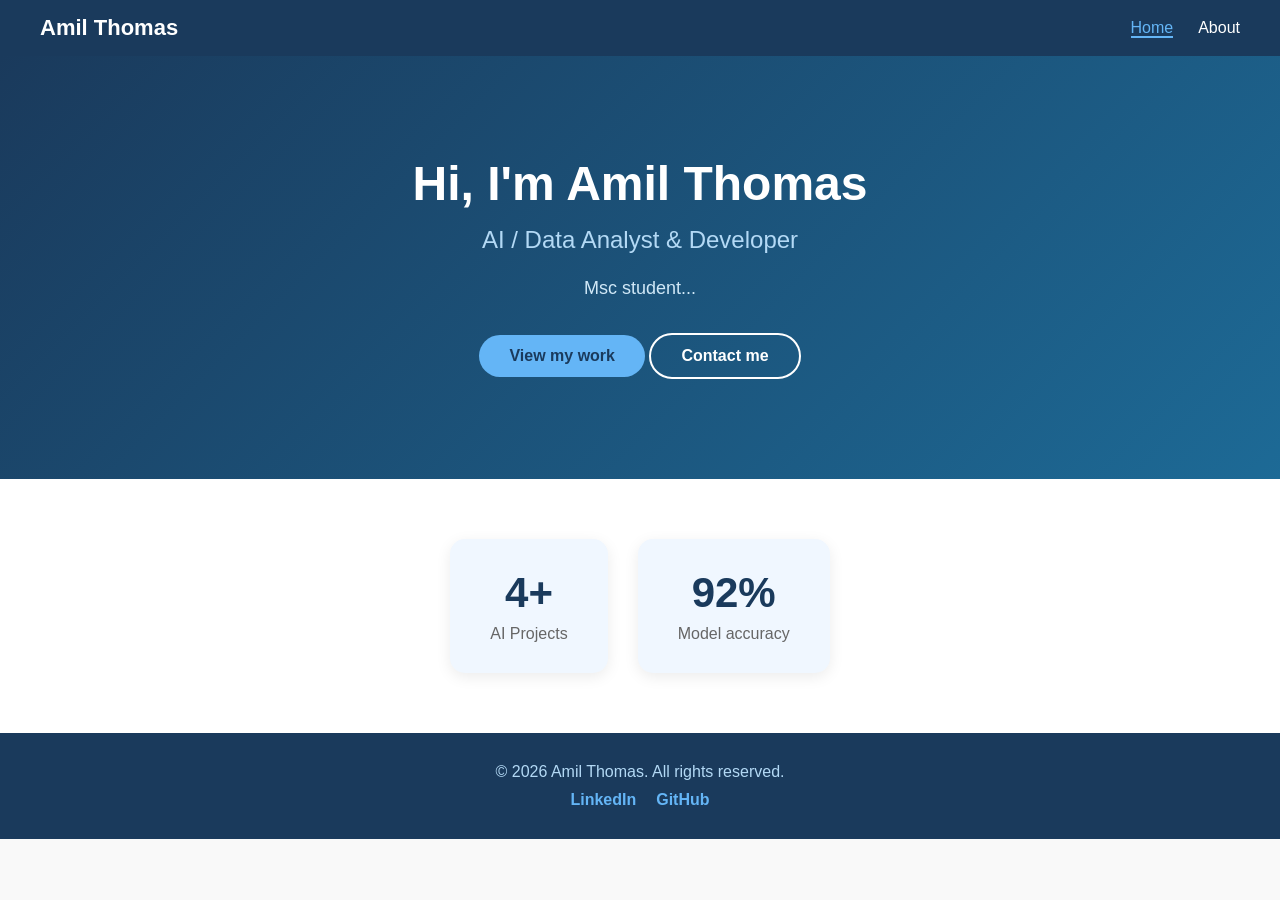
<file: index.html>
<!DOCTYPE html>
<html lang="en">
<head>
    <meta charset="UTF-8">
    <meta name="viewpont" content="width=device-width, initial-scale=1.0">
    <title>Amil Thomas | AI & Data Analyst</title>
    <link rel="stylesheet" href="style.css">
</head>
<body>
    <nav>
        <div class="logo">Amil Thomas</div>
        <ul>
            <li><a href="index.html">Home</a></li>
            <li><a href="about.html">About</a></li>
        </ul>
    </nav>

    <section class="hero">
        <div class="hero-content">
            <h1>Hi, I'm <span class="hightlight">Amil Thomas</span></h1>
            <h2>AI / Data Analyst & Developer</h2>
            <p>Msc student...</p>
            <div class="hero-button">
                <a href="projects.html" class="btn-primary">View my work</a>
                <a href="contact.html" class="btn-secondary">Contact me</a>
            </div>
        </div>
    </section>

    <section class="stats">
        <div class="stat-card">
            <h3>4+</h3>
            <p>AI Projects</p>
        </div>
        <div class="stat-card">
            <h3>92%</h3>
            <p>Model accuracy</p>
        </div>
    </section>

    <footer>
        <p>© 2026 Amil Thomas. All rights reserved.</p>
        <div class="social-links">
            <a href="https://linkedin.com/..." target="_blank">LinkedIn</a>
            <a href="https://github.com/..." tabindex="_blank">GitHub</a>
        </div>
    </footer>

    <script src="main.js"></script>
</body>
</html>
</file>
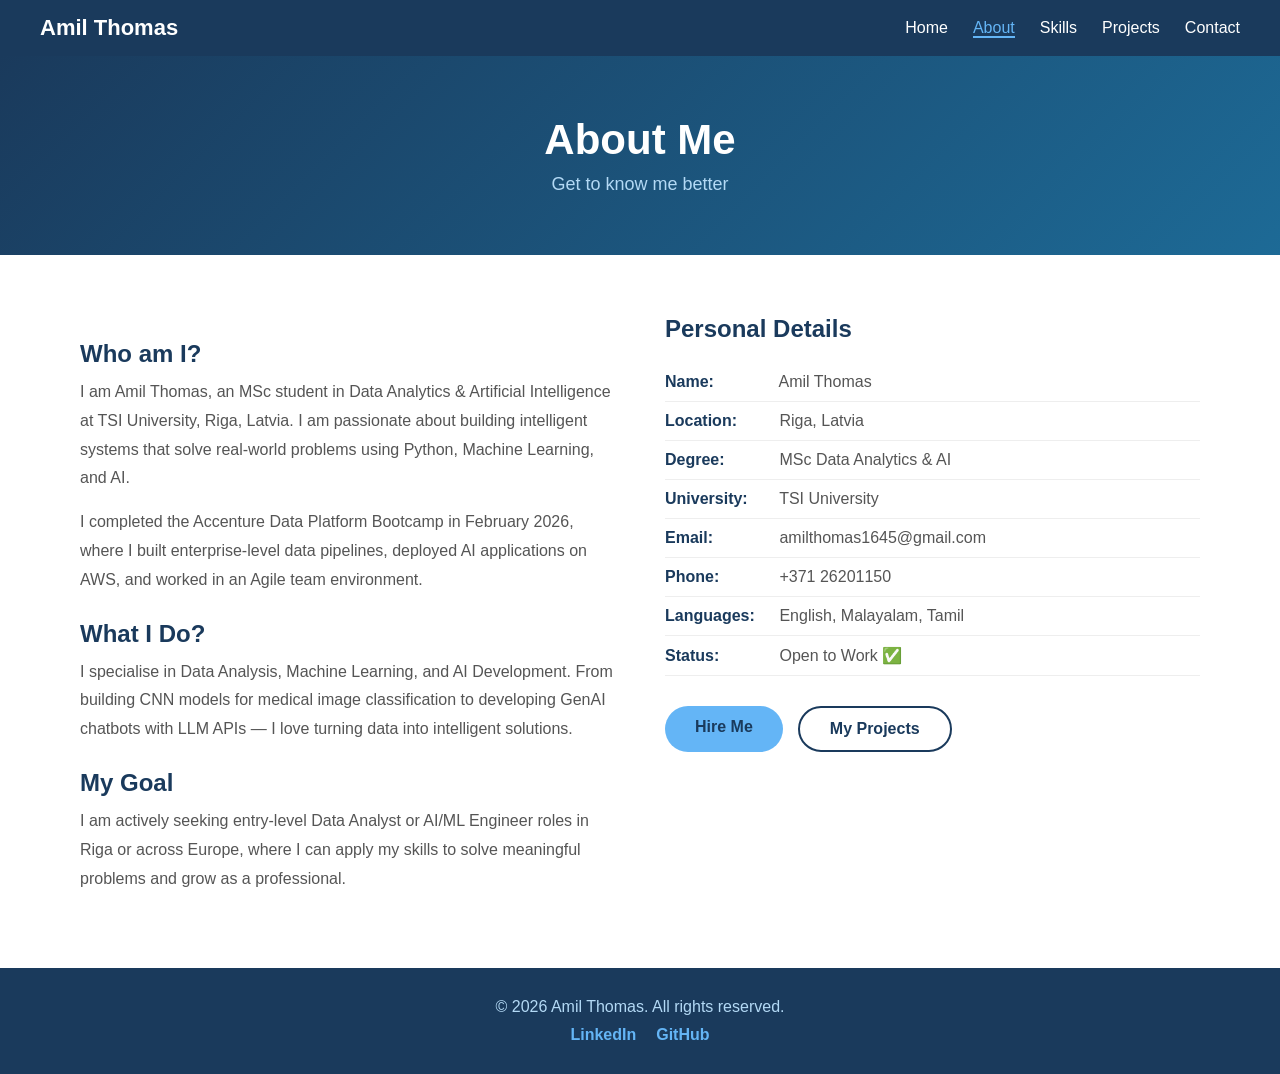
<file: about.html>
<!DOCTYPE html>
<html lang="en">
<head>
    <meta charset="UTF-8">
    <meta name="viewport" content="width=device-width, initial-scale=1.0">
    <title>About | Amil Thomas</title>
    <link rel="stylesheet" href="style.css">
</head>
<body>
    <nav>
        <div class="logo">Amil Thomas</div>
        <ul>
            <li><a href="index.html">Home</a></li>
            <li><a href="about.html">About</a></li>
            <li><a href="skills.html">Skills</a></li>
            <li><a href="projects.html">Projects</a></li>
            <li><a href="contact.html">Contact</a></li>
        </ul>
    </nav>

    <section class="page-header">
        <h1>About Me</h1>
        <p>Get to know me better</p>
    </section>

    <section class="about-content">
        <div class="about-text">
            <h2>Who am I?</h2>
            <p>I am Amil Thomas, an MSc student in Data Analytics & Artificial Intelligence at TSI University, Riga, Latvia. I am passionate about building intelligent systems that solve real-world problems using Python, Machine Learning, and AI.</p>
            <p>I completed the Accenture Data Platform Bootcamp in February 2026, where I built enterprise-level data pipelines, deployed AI applications on AWS, and worked in an Agile team environment.</p>

            <h2>What I Do?</h2>
            <p>I specialise in Data Analysis, Machine Learning, and AI Development. From building CNN models for medical image classification to developing GenAI chatbots with LLM APIs — I love turning data into intelligent solutions.</p>

            <h2>My Goal</h2>
            <p>I am actively seeking entry-level Data Analyst or AI/ML Engineer roles in Riga or across Europe, where I can apply my skills to solve meaningful problems and grow as a professional.</p>
        </div>

        <div class="about-details">
            <h2>Personal Details</h2>
            <ul class="details-list">
                <li><span>Name:</span> Amil Thomas</li>
                <li><span>Location:</span> Riga, Latvia</li>
                <li><span>Degree:</span> MSc Data Analytics & AI</li>
                <li><span>University:</span> TSI University</li>
                <li><span>Email:</span> amilthomas1645@gmail.com</li>
                <li><span>Phone:</span> +371 26201150</li>
                <li><span>Languages:</span> English, Malayalam, Tamil</li>
                <li><span>Status:</span> Open to Work ✅</li>
            </ul>
            <div class="about-buttons">
                <a href="contact.html" class="btn-primary">Hire Me</a>
                <a href="projects.html" class="btn-secondary-dark">My Projects</a>
            </div>
        </div>
    </section>

    <footer>
        <p>© 2026 Amil Thomas. All rights reserved.</p>
        <div class="social-links">
            <a href="https://www.linkedin.com/in/amil-thomas-0410062202ami" target="_blank">LinkedIn</a>
            <a href="https://github.com/amilthomas21" target="_blank">GitHub</a>
        </div>
    </footer>

    <script src="main.js"></script>
</body>
</html>
</file>
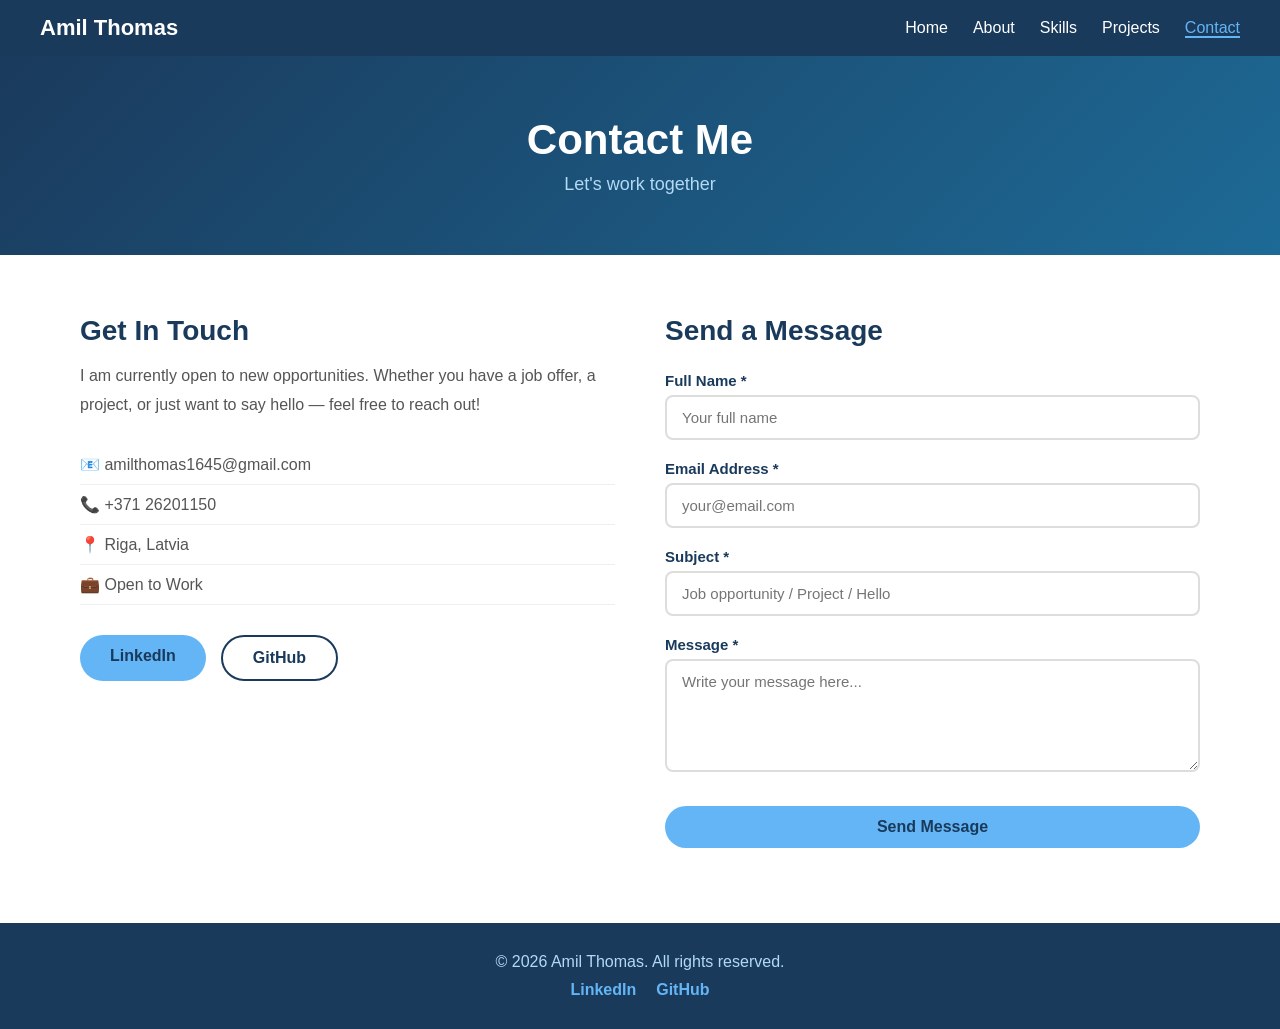
<file: contact.html>
<!DOCTYPE html>
<html lang="en">
<head>
    <meta charset="UTF-8">
    <meta name="viewport" content="width=device-width, initial-scale=1.0">
    <title>Contact | Amil Thomas</title>
    <link rel="stylesheet" href="style.css">
</head>
<body>
    <nav>
        <div class="logo">Amil Thomas</div>
        <ul>
            <li><a href="index.html">Home</a></li>
            <li><a href="about.html">About</a></li>
            <li><a href="skills.html">Skills</a></li>
            <li><a href="projects.html">Projects</a></li>
            <li><a href="contact.html">Contact</a></li>
        </ul>
    </nav>

    <section class="page-header">
        <h1>Contact Me</h1>
        <p>Let's work together</p>
    </section>

    <section class="contact-section">
        <div class="contact-info">
            <h2>Get In Touch</h2>
            <p>I am currently open to new opportunities. Whether you have a job offer, a project, or just want to say hello — feel free to reach out!</p>
            <ul class="contact-details">
                <li>📧 amilthomas1645@gmail.com</li>
                <li>📞 +371 26201150</li>
                <li>📍 Riga, Latvia</li>
                <li>💼 Open to Work</li>
            </ul>
            <div class="social-links-contact">
                <a href="https://www.linkedin.com/in/amil-thomas-0410062202ami" target="_blank" class="btn-primary">LinkedIn</a>
                <a href="https://github.com/amilthomas21" target="_blank" class="btn-secondary-dark">GitHub</a>
            </div>
        </div>

        <div class="contact-form-wrapper">
            <h2>Send a Message</h2>
            <form id="contactForm" action="php/contact.php" method="POST">
                <div class="form-group">
                    <label for="name">Full Name *</label>
                    <input type="text" id="name" name="name" placeholder="Your full name">
                    <span class="error" id="nameError"></span>
                </div>
                <div class="form-group">
                    <label for="email">Email Address *</label>
                    <input type="email" id="email" name="email" placeholder="your@email.com">
                    <span class="error" id="emailError"></span>
                </div>
                <div class="form-group">
                    <label for="subject">Subject *</label>
                    <input type="text" id="subject" name="subject" placeholder="Job opportunity / Project / Hello">
                    <span class="error" id="subjectError"></span>
                </div>
                <div class="form-group">
                    <label for="message">Message *</label>
                    <textarea id="message" name="message" rows="5" placeholder="Write your message here..."></textarea>
                    <span class="error" id="messageError"></span>
                </div>
                <button type="submit" class="btn-primary btn-full">Send Message</button>
                <div id="successMessage" class="success-msg"></div>
            </form>
        </div>
    </section>

    <footer>
        <p>© 2026 Amil Thomas. All rights reserved.</p>
        <div class="social-links">
            <a href="https://www.linkedin.com/in/amil-thomas-0410062202ami" target="_blank">LinkedIn</a>
            <a href="https://github.com/amilthomas21" target="_blank">GitHub</a>
        </div>
    </footer>

    <script src="main.js"></script>
</body>
</html>
</file>
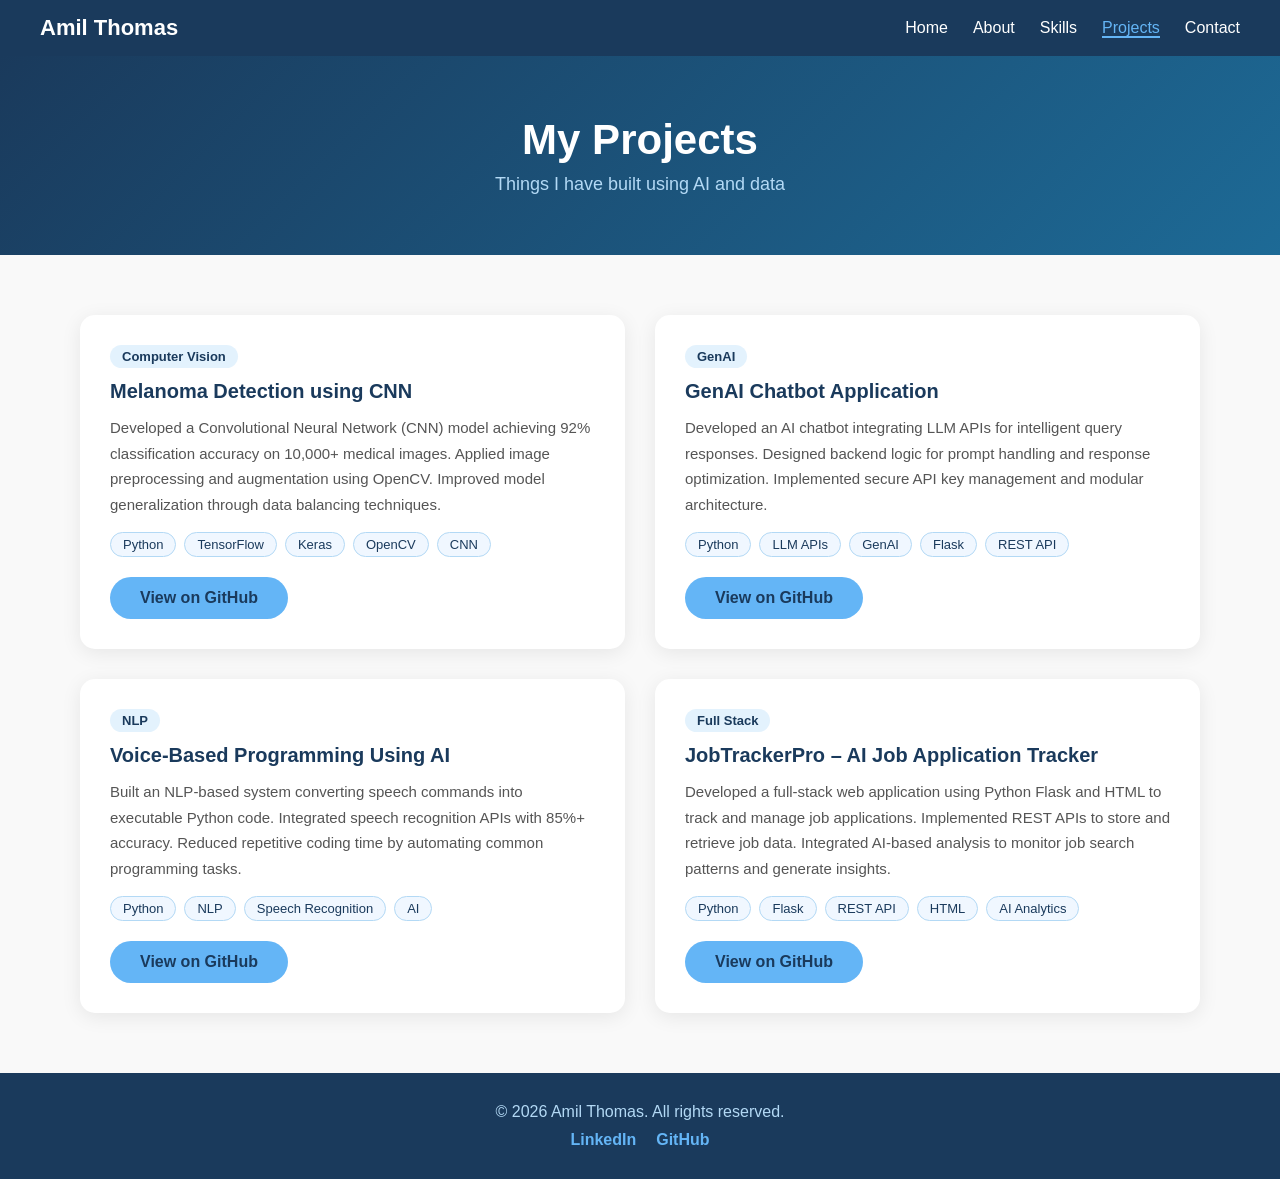
<file: projects.html>
<!DOCTYPE html>
<html lang="en">
<head>
    <meta charset="UTF-8">
    <meta name="viewport" content="width=device-width, initial-scale=1.0">
    <title>Projects | Amil Thomas</title>
    <link rel="stylesheet" href="style.css">
</head>
<body>
    <nav>
        <div class="logo">Amil Thomas</div>
        <ul>
            <li><a href="index.html">Home</a></li>
            <li><a href="about.html">About</a></li>
            <li><a href="skills.html">Skills</a></li>
            <li><a href="projects.html">Projects</a></li>
            <li><a href="contact.html">Contact</a></li>
        </ul>
    </nav>

    <section class="page-header">
        <h1>My Projects</h1>
        <p>Things I have built using AI and data</p>
    </section>

    <section class="projects-section">

        <div class="project-card">
            <div class="project-tag">Computer Vision</div>
            <h2>Melanoma Detection using CNN</h2>
            <p>Developed a Convolutional Neural Network (CNN) model achieving 92% classification accuracy on 10,000+ medical images. Applied image preprocessing and augmentation using OpenCV. Improved model generalization through data balancing techniques.</p>
            <div class="project-tech">
                <span>Python</span>
                <span>TensorFlow</span>
                <span>Keras</span>
                <span>OpenCV</span>
                <span>CNN</span>
            </div>
            <a href="https://github.com/amilthomas21" target="_blank" class="btn-primary">View on GitHub</a>
        </div>

        <div class="project-card">
            <div class="project-tag">GenAI</div>
            <h2>GenAI Chatbot Application</h2>
            <p>Developed an AI chatbot integrating LLM APIs for intelligent query responses. Designed backend logic for prompt handling and response optimization. Implemented secure API key management and modular architecture.</p>
            <div class="project-tech">
                <span>Python</span>
                <span>LLM APIs</span>
                <span>GenAI</span>
                <span>Flask</span>
                <span>REST API</span>
            </div>
            <a href="https://github.com/amilthomas21" target="_blank" class="btn-primary">View on GitHub</a>
        </div>

        <div class="project-card">
            <div class="project-tag">NLP</div>
            <h2>Voice-Based Programming Using AI</h2>
            <p>Built an NLP-based system converting speech commands into executable Python code. Integrated speech recognition APIs with 85%+ accuracy. Reduced repetitive coding time by automating common programming tasks.</p>
            <div class="project-tech">
                <span>Python</span>
                <span>NLP</span>
                <span>Speech Recognition</span>
                <span>AI</span>
            </div>
            <a href="https://github.com/amilthomas21" target="_blank" class="btn-primary">View on GitHub</a>
        </div>

        <div class="project-card">
            <div class="project-tag">Full Stack</div>
            <h2>JobTrackerPro – AI Job Application Tracker</h2>
            <p>Developed a full-stack web application using Python Flask and HTML to track and manage job applications. Implemented REST APIs to store and retrieve job data. Integrated AI-based analysis to monitor job search patterns and generate insights.</p>
            <div class="project-tech">
                <span>Python</span>
                <span>Flask</span>
                <span>REST API</span>
                <span>HTML</span>
                <span>AI Analytics</span>
            </div>
            <a href="https://github.com/amilthomas21" target="_blank" class="btn-primary">View on GitHub</a>
        </div>

    </section>

    <footer>
        <p>© 2026 Amil Thomas. All rights reserved.</p>
        <div class="social-links">
            <a href="https://www.linkedin.com/in/amil-thomas-0410062202ami" target="_blank">LinkedIn</a>
            <a href="https://github.com/amilthomas21" target="_blank">GitHub</a>
        </div>
    </footer>

    <script src="main.js"></script>
</body>
</html>
</file>
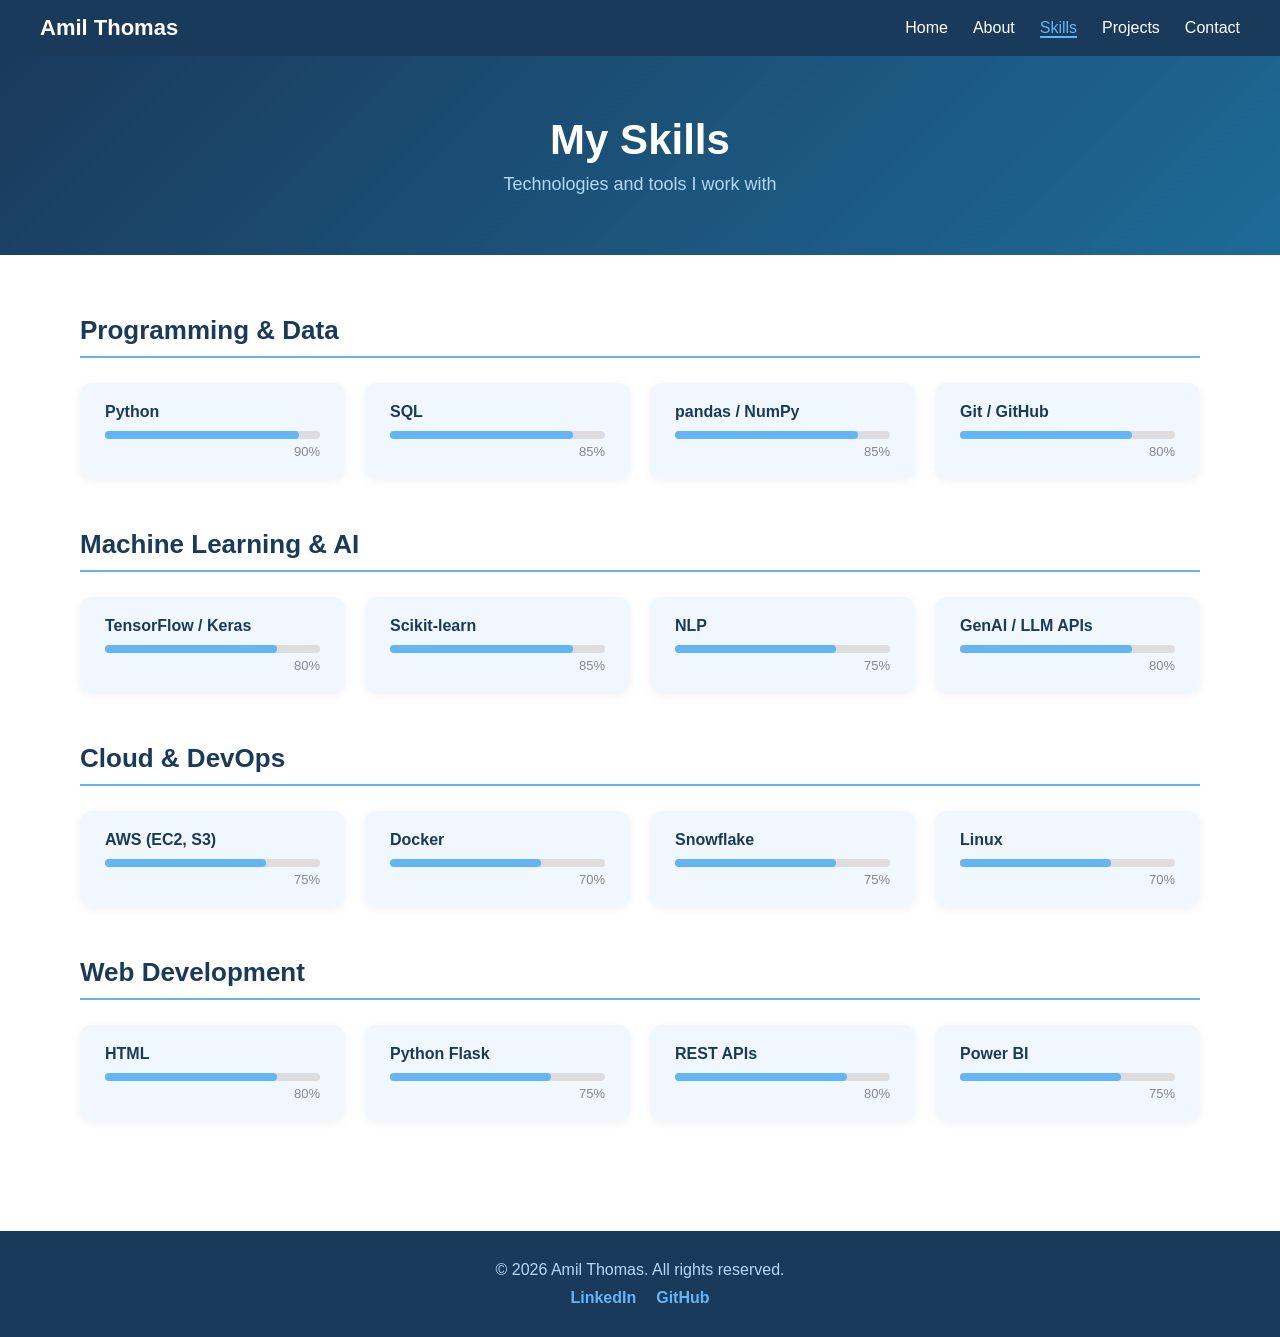
<file: skills.html>
<!DOCTYPE html>
<html lang="en">
<head>
    <meta charset="UTF-8">
    <meta name="viewport" content="width=device-width, initial-scale=1.0">
    <title>Skills | Amil Thomas</title>
    <link rel="stylesheet" href="style.css">
</head>
<body>
    <nav>
        <div class="logo">Amil Thomas</div>
        <ul>
            <li><a href="index.html">Home</a></li>
            <li><a href="about.html">About</a></li>
            <li><a href="skills.html">Skills</a></li>
            <li><a href="projects.html">Projects</a></li>
            <li><a href="contact.html">Contact</a></li>
        </ul>
    </nav>

    <section class="page-header">
        <h1>My Skills</h1>
        <p>Technologies and tools I work with</p>
    </section>

    <section class="skills-section">
        <div class="skills-category">
            <h2>Programming & Data</h2>
            <div class="skills-grid">
                <div class="skill-card">
                    <h3>Python</h3>
                    <div class="skill-bar"><div class="skill-fill" style="width: 90%"></div></div>
                    <p>90%</p>
                </div>
                <div class="skill-card">
                    <h3>SQL</h3>
                    <div class="skill-bar"><div class="skill-fill" style="width: 85%"></div></div>
                    <p>85%</p>
                </div>
                <div class="skill-card">
                    <h3>pandas / NumPy</h3>
                    <div class="skill-bar"><div class="skill-fill" style="width: 85%"></div></div>
                    <p>85%</p>
                </div>
                <div class="skill-card">
                    <h3>Git / GitHub</h3>
                    <div class="skill-bar"><div class="skill-fill" style="width: 80%"></div></div>
                    <p>80%</p>
                </div>
            </div>
        </div>

        <div class="skills-category">
            <h2>Machine Learning & AI</h2>
            <div class="skills-grid">
                <div class="skill-card">
                    <h3>TensorFlow / Keras</h3>
                    <div class="skill-bar"><div class="skill-fill" style="width: 80%"></div></div>
                    <p>80%</p>
                </div>
                <div class="skill-card">
                    <h3>Scikit-learn</h3>
                    <div class="skill-bar"><div class="skill-fill" style="width: 85%"></div></div>
                    <p>85%</p>
                </div>
                <div class="skill-card">
                    <h3>NLP</h3>
                    <div class="skill-bar"><div class="skill-fill" style="width: 75%"></div></div>
                    <p>75%</p>
                </div>
                <div class="skill-card">
                    <h3>GenAI / LLM APIs</h3>
                    <div class="skill-bar"><div class="skill-fill" style="width: 80%"></div></div>
                    <p>80%</p>
                </div>
            </div>
        </div>

        <div class="skills-category">
            <h2>Cloud & DevOps</h2>
            <div class="skills-grid">
                <div class="skill-card">
                    <h3>AWS (EC2, S3)</h3>
                    <div class="skill-bar"><div class="skill-fill" style="width: 75%"></div></div>
                    <p>75%</p>
                </div>
                <div class="skill-card">
                    <h3>Docker</h3>
                    <div class="skill-bar"><div class="skill-fill" style="width: 70%"></div></div>
                    <p>70%</p>
                </div>
                <div class="skill-card">
                    <h3>Snowflake</h3>
                    <div class="skill-bar"><div class="skill-fill" style="width: 75%"></div></div>
                    <p>75%</p>
                </div>
                <div class="skill-card">
                    <h3>Linux</h3>
                    <div class="skill-bar"><div class="skill-fill" style="width: 70%"></div></div>
                    <p>70%</p>
                </div>
            </div>
        </div>

        <div class="skills-category">
            <h2>Web Development</h2>
            <div class="skills-grid">
                <div class="skill-card">
                    <h3>HTML</h3>
                    <div class="skill-bar"><div class="skill-fill" style="width: 80%"></div></div>
                    <p>80%</p>
                </div>
                <div class="skill-card">
                    <h3>Python Flask</h3>
                    <div class="skill-bar"><div class="skill-fill" style="width: 75%"></div></div>
                    <p>75%</p>
                </div>
                <div class="skill-card">
                    <h3>REST APIs</h3>
                    <div class="skill-bar"><div class="skill-fill" style="width: 80%"></div></div>
                    <p>80%</p>
                </div>
                <div class="skill-card">
                    <h3>Power BI</h3>
                    <div class="skill-bar"><div class="skill-fill" style="width: 75%"></div></div>
                    <p>75%</p>
                </div>
            </div>
        </div>
    </section>

    <footer>
        <p>© 2026 Amil Thomas. All rights reserved.</p>
        <div class="social-links">
            <a href="https://www.linkedin.com/in/amil-thomas-0410062202ami" target="_blank">LinkedIn</a>
            <a href="https://github.com/amilthomas21" target="_blank">GitHub</a>
        </div>
    </footer>

    <script src="main.js"></script>
</body>
</html>
</file>
<file: style.css>
/* ===== RESET & BASE ===== */
* {
    margin: 0;
    padding: 0;
    box-sizing: border-box;
}

body {
    font-family: Arial, sans-serif;
    color: #333;
    background-color: #f9f9f9;
}

a {
    text-decoration: none;
    color: inherit;
}

/* ===== NAVIGATION ===== */
nav {
    display: flex;
    justify-content: space-between;
    align-items: center;
    background-color: #1A3A5C;
    padding: 15px 40px;
    position: sticky;
    top: 0;
    z-index: 100;
}

.logo {
    color: white;
    font-size: 22px;
    font-weight: bold;
}

nav ul {
    list-style: none;
    display: flex;
    gap: 25px;
}

nav ul li a {
    color: white;
    font-size: 16px;
    transition: color 0.3s;
}

nav ul li a:hover {
    color: #64B5F6;
}

/* ===== BUTTONS ===== */
.btn-primary {
    background-color: #64B5F6;
    color: #1A3A5C;
    padding: 12px 30px;
    border-radius: 25px;
    font-weight: bold;
    transition: background-color 0.3s;
    display: inline-block;
    border: none;
    cursor: pointer;
    font-size: 16px;
}

.btn-primary:hover {
    background-color: white;
}

.btn-secondary {
    border: 2px solid white;
    color: white;
    padding: 12px 30px;
    border-radius: 25px;
    font-weight: bold;
    transition: all 0.3s;
    display: inline-block;
}

.btn-secondary:hover {
    background-color: white;
    color: #1A3A5C;
}

.btn-secondary-dark {
    border: 2px solid #1A3A5C;
    color: #1A3A5C;
    padding: 12px 30px;
    border-radius: 25px;
    font-weight: bold;
    transition: all 0.3s;
    display: inline-block;
}

.btn-secondary-dark:hover {
    background-color: #1A3A5C;
    color: white;
}

.btn-full {
    width: 100%;
    text-align: center;
    margin-top: 10px;
}

/* ===== HERO SECTION ===== */
.hero {
    background: linear-gradient(135deg, #1A3A5C, #1D6A96);
    color: white;
    padding: 100px 40px;
    text-align: center;
}

.hero h1 {
    font-size: 48px;
    margin-bottom: 15px;
}

.highlight {
    color: #64B5F6;
}

.hero h2 {
    font-size: 24px;
    font-weight: normal;
    margin-bottom: 20px;
    color: #B3D9F5;
}

.hero p {
    font-size: 18px;
    max-width: 600px;
    margin: 0 auto 30px auto;
    line-height: 1.6;
    color: #D0E8F7;
}

.hero-buttons {
    display: flex;
    justify-content: center;
    gap: 20px;
}

/* ===== STATS SECTION ===== */
.stats {
    display: flex;
    justify-content: center;
    gap: 30px;
    padding: 60px 40px;
    background-color: white;
    flex-wrap: wrap;
}

.stat-card {
    text-align: center;
    background-color: #f0f7ff;
    padding: 30px 40px;
    border-radius: 15px;
    min-width: 150px;
    box-shadow: 0 4px 15px rgba(0,0,0,0.08);
    transition: transform 0.3s;
}

.stat-card:hover {
    transform: translateY(-5px);
}

.stat-card h3 {
    font-size: 42px;
    color: #1A3A5C;
    font-weight: bold;
}

.stat-card p {
    font-size: 16px;
    color: #666;
    margin-top: 8px;
}

/* ===== PAGE HEADER ===== */
.page-header {
    background: linear-gradient(135deg, #1A3A5C, #1D6A96);
    color: white;
    text-align: center;
    padding: 60px 40px;
}

.page-header h1 {
    font-size: 42px;
    margin-bottom: 10px;
}

.page-header p {
    font-size: 18px;
    color: #B3D9F5;
}

/* ===== ABOUT ===== */
.about-content {
    display: flex;
    gap: 50px;
    padding: 60px 80px;
    background-color: white;
    flex-wrap: wrap;
}

.about-text {
    flex: 1;
    min-width: 280px;
}

.about-text h2 {
    font-size: 24px;
    color: #1A3A5C;
    margin-top: 25px;
    margin-bottom: 10px;
}

.about-text p {
    font-size: 16px;
    line-height: 1.8;
    color: #555;
    margin-bottom: 15px;
}

.about-details {
    flex: 1;
    min-width: 280px;
}

.about-details h2 {
    font-size: 24px;
    color: #1A3A5C;
    margin-bottom: 20px;
}

.details-list {
    list-style: none;
    margin-bottom: 30px;
}

.details-list li {
    padding: 10px 0;
    border-bottom: 1px solid #eee;
    font-size: 16px;
    color: #555;
}

.details-list li span {
    font-weight: bold;
    color: #1A3A5C;
    margin-right: 10px;
    min-width: 100px;
    display: inline-block;
}

.about-buttons {
    display: flex;
    gap: 15px;
    margin-top: 20px;
}

/* ===== SKILLS ===== */
.skills-section {
    padding: 60px 80px;
    background-color: white;
}

.skills-category {
    margin-bottom: 50px;
}

.skills-category h2 {
    font-size: 26px;
    color: #1A3A5C;
    margin-bottom: 25px;
    padding-bottom: 10px;
    border-bottom: 2px solid #64B5F6;
}

.skills-grid {
    display: flex;
    flex-wrap: wrap;
    gap: 20px;
}

.skill-card {
    background-color: #f0f7ff;
    padding: 20px 25px;
    border-radius: 12px;
    min-width: 200px;
    flex: 1;
    box-shadow: 0 2px 10px rgba(0,0,0,0.06);
}

.skill-card h3 {
    font-size: 16px;
    color: #1A3A5C;
    margin-bottom: 10px;
}

.skill-bar {
    background-color: #ddd;
    border-radius: 10px;
    height: 8px;
    margin-bottom: 5px;
}

.skill-fill {
    background-color: #64B5F6;
    height: 8px;
    border-radius: 10px;
    transition: width 1s ease;
}

.skill-card p {
    font-size: 13px;
    color: #888;
    text-align: right;
}

/* ===== PROJECTS ===== */
.projects-section {
    padding: 60px 80px;
    display: grid;
    grid-template-columns: repeat(auto-fit, minmax(450px, 1fr));
    gap: 30px;
    background-color: #f9f9f9;
}

.project-card {
    background-color: white;
    border-radius: 15px;
    padding: 30px;
    box-shadow: 0 4px 20px rgba(0,0,0,0.08);
    transition: transform 0.3s;
}

.project-card:hover {
    transform: translateY(-5px);
}

.project-tag {
    display: inline-block;
    background-color: #E3F2FD;
    color: #1A3A5C;
    padding: 4px 12px;
    border-radius: 20px;
    font-size: 13px;
    font-weight: bold;
    margin-bottom: 12px;
}

.project-card h2 {
    font-size: 20px;
    color: #1A3A5C;
    margin-bottom: 12px;
}

.project-card p {
    font-size: 15px;
    color: #555;
    line-height: 1.7;
    margin-bottom: 15px;
}

.project-tech {
    display: flex;
    flex-wrap: wrap;
    gap: 8px;
    margin-bottom: 20px;
}

.project-tech span {
    background-color: #f0f7ff;
    color: #1A3A5C;
    padding: 4px 12px;
    border-radius: 15px;
    font-size: 13px;
    border: 1px solid #B3D9F5;
}

/* ===== CONTACT ===== */
.contact-section {
    display: flex;
    gap: 50px;
    padding: 60px 80px;
    background-color: white;
    flex-wrap: wrap;
}

.contact-info {
    flex: 1;
    min-width: 280px;
}

.contact-info h2 {
    font-size: 28px;
    color: #1A3A5C;
    margin-bottom: 15px;
}

.contact-info p {
    font-size: 16px;
    color: #555;
    line-height: 1.8;
    margin-bottom: 25px;
}

.contact-details {
    list-style: none;
    margin-bottom: 30px;
}

.contact-details li {
    font-size: 16px;
    color: #555;
    padding: 10px 0;
    border-bottom: 1px solid #eee;
}

.social-links-contact {
    display: flex;
    gap: 15px;
    margin-top: 20px;
}

.contact-form-wrapper {
    flex: 1;
    min-width: 280px;
}

.contact-form-wrapper h2 {
    font-size: 28px;
    color: #1A3A5C;
    margin-bottom: 25px;
}

.form-group {
    margin-bottom: 20px;
}

.form-group label {
    display: block;
    font-size: 15px;
    font-weight: bold;
    color: #1A3A5C;
    margin-bottom: 6px;
}

.form-group input,
.form-group textarea {
    width: 100%;
    padding: 12px 15px;
    border: 2px solid #ddd;
    border-radius: 8px;
    font-size: 15px;
    font-family: Arial, sans-serif;
    transition: border-color 0.3s;
    outline: none;
}

.form-group input:focus,
.form-group textarea:focus {
    border-color: #64B5F6;
}

.form-group textarea {
    resize: vertical;
}

.error {
    color: red;
    font-size: 13px;
    margin-top: 4px;
    display: block;
}

.success-msg {
    color: green;
    font-size: 15px;
    margin-top: 15px;
    text-align: center;
    font-weight: bold;
}

/* ===== FOOTER ===== */
footer {
    background-color: #1A3A5C;
    color: white;
    text-align: center;
    padding: 30px 40px;
}

footer p {
    margin-bottom: 10px;
    color: #B3D9F5;
}

.social-links {
    display: flex;
    justify-content: center;
    gap: 20px;
    margin-top: 10px;
}

.social-links a {
    color: #64B5F6;
    font-weight: bold;
    transition: color 0.3s;
}

.social-links a:hover {
    color: white;
}
</file>
